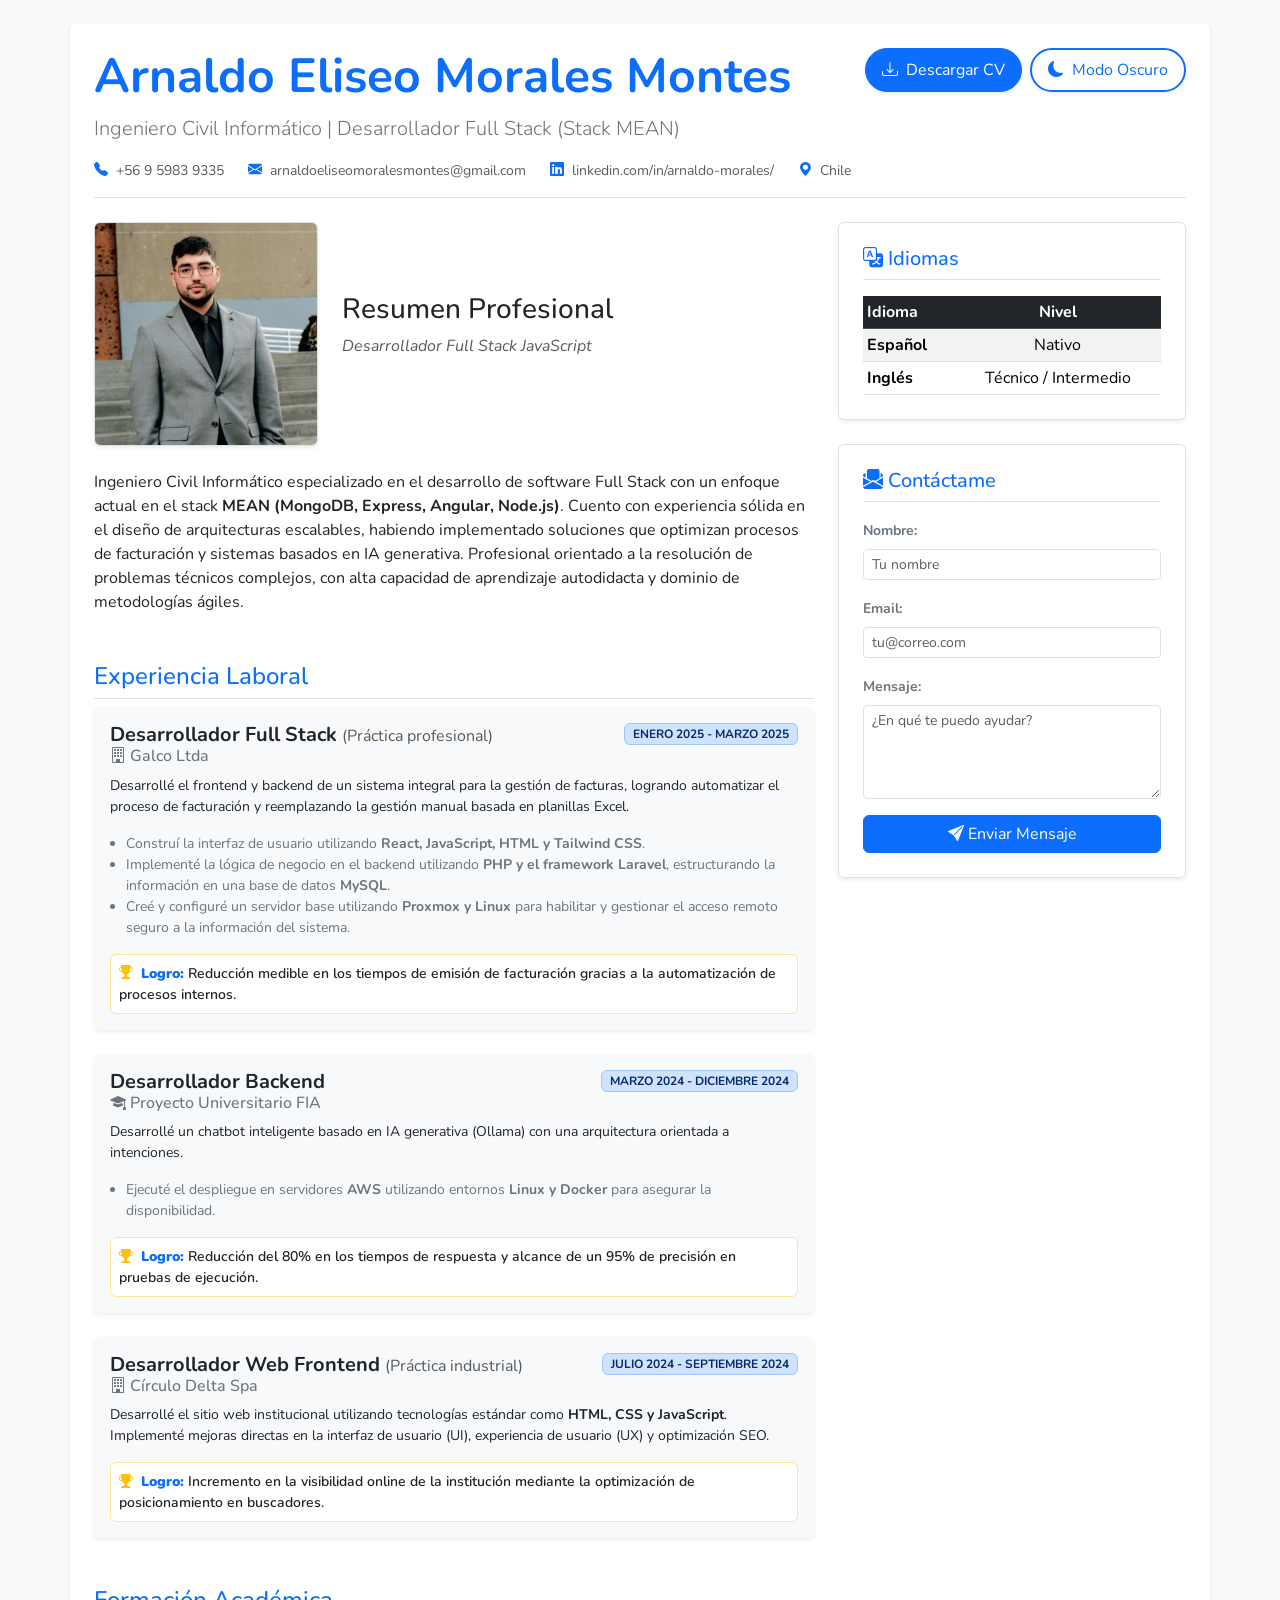
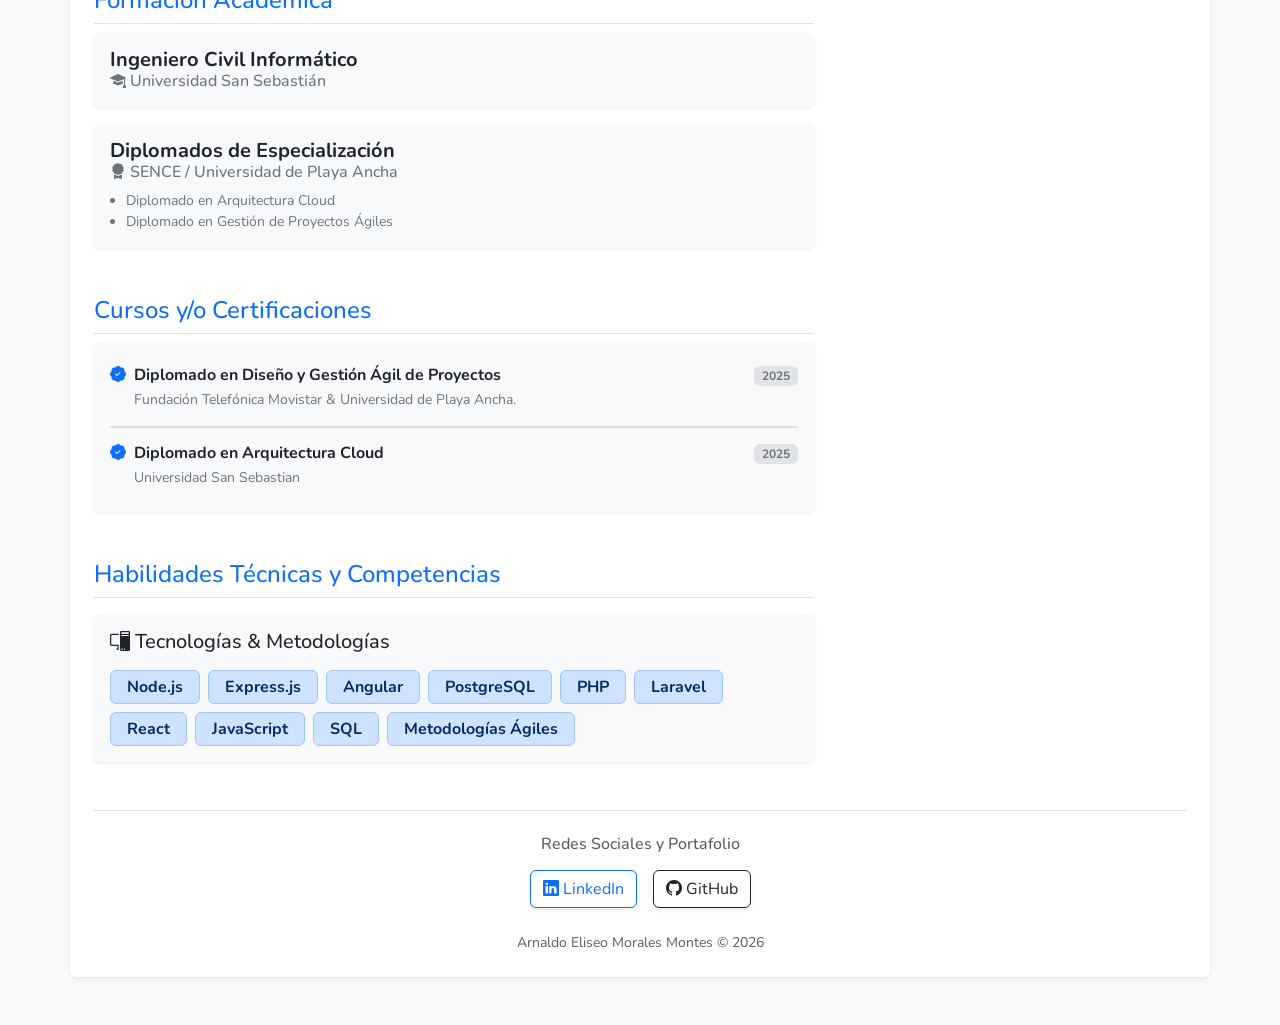
<file: index.html>
<!DOCTYPE html>
<html lang="es-LA">

<head>
    <meta charset="UTF-8">
    <meta name="viewport" content="width=device-width, initial-scale=1.0">
    <title>CV Online - Arnaldo Morales</title>

    <link href="https://cdn.jsdelivr.net/npm/bootstrap@5.3.0/dist/css/bootstrap.min.css" rel="stylesheet">
    <link href="https://cdn.jsdelivr.net/npm/bootstrap-icons@1.11.1/font/bootstrap-icons.css" rel="stylesheet">
    <link rel="preconnect" href="https://fonts.googleapis.com">
    <link rel="preconnect" href="https://fonts.gstatic.com" crossorigin>
    <link href="https://fonts.googleapis.com/css2?family=Nunito:ital,wght@0,200..1000;1,200..1000&display=swap"
        rel="stylesheet">
    <link href="assets/estilos/main.css" rel="stylesheet">
</head>

<body style="font-family: 'Nunito', sans-serif;" class="bg-light">

    <div class="container mt-4 mb-5 p-4 bg-white shadow-sm rounded">

        <header class="mb-4 border-bottom pb-3">
            <div
                class="d-flex flex-column flex-md-row justify-content-between align-items-center align-items-md-start gap-3 mb-3">
                <div class="text-center text-md-start">
                    <h1 class="display-5 text-primary fw-bold">Arnaldo Eliseo Morales Montes</h1>
                    <p class="lead text-secondary mb-0">Ingeniero Civil Informático | Desarrollador Full Stack (Stack
                        MEAN)</p>
                </div>
                <div
                    class="text-center text-md-end d-flex gap-2 justify-content-center justify-content-md-end flex-wrap">
                    <button id="download-cv"
                        class="btn btn-primary d-flex align-items-center gap-2 px-3 py-2 rounded-pill shadow-sm"
                        aria-label="Descargar CV">
                        <i class="bi bi-download"></i>
                        <span>Descargar CV</span>
                    </button>
                    <button id="theme-toggle"
                        class="btn btn-outline-primary d-flex align-items-center gap-2 px-3 py-2 rounded-pill shadow-sm"
                        aria-label="Toggle theme">
                        <i class="bi bi-moon-fill theme-icon"></i>
                        <span class="theme-text">Modo Oscuro</span>
                    </button>
                </div>
            </div>
            <div class="d-flex flex-wrap justify-content-center justify-content-md-start gap-3 text-muted small">
                <span class="me-2"><i class="bi bi-telephone-fill text-primary me-1"></i> <a href="tel:+56959839335"
                        class="text-decoration-none text-muted">+56 9 5983 9335</a></span>
                <span class="me-2"><i class="bi bi-envelope-fill text-primary me-1"></i> <a
                        href="mailto:arnaldoeliseomoralesmontes@gmail.com"
                        class="text-decoration-none text-muted">arnaldoeliseomoralesmontes@gmail.com</a></span>
                <span class="me-2"><i class="bi bi-linkedin text-primary me-1"></i> <a
                        href="https://linkedin.com/in/arnaldo-morales/" target="_blank"
                        class="text-decoration-none text-muted">linkedin.com/in/arnaldo-morales/</a></span>
                <span><i class="bi bi-geo-alt-fill text-primary me-1"></i> Chile</span>
            </div>
        </header>

        <div class="row g-4">

            <main class="col-12 col-md-8">

                <section id="principal" class="mb-5">
                    <div class="row align-items-center mb-4">
                        <div class="col-12 col-sm-4 text-center text-sm-start mb-3 mb-sm-0">
                            <img src="/assets/img/file.png" alt="Arnaldo Morales"
                                class="img-fluid rounded shadow-sm border">
                        </div>
                        <div class="col-12 col-sm-8">
                            <h2 class="h3">Resumen Profesional</h2>
                            <p class="text-muted fst-italic">Desarrollador Full Stack JavaScript </p>
                        </div>
                    </div>

                    <p class="text-justify">
                        Ingeniero Civil Informático especializado en el desarrollo de software Full Stack con un enfoque
                        actual en el stack <strong>MEAN (MongoDB, Express, Angular, Node.js)</strong>. Cuento con
                        experiencia sólida en el diseño de arquitecturas escalables, habiendo implementado soluciones
                        que optimizan procesos de facturación y sistemas basados en IA generativa. Profesional orientado
                        a la resolución de problemas técnicos complejos, con alta capacidad de aprendizaje autodidacta y
                        dominio de metodologías ágiles.
                    </p>

                </section>

                <section id="experiencia" class="mb-5">
                    <h2 class="h4 border-bottom pb-2 text-primary">Experiencia Laboral</h2>

                    <div class="card mb-4 shadow-sm border-0 bg-light">
                        <div class="card-body">
                            <div class="d-flex justify-content-between align-items-start flex-wrap mb-2">
                                <div>
                                    <h3 class="h5 card-title mb-1 fw-bold">Desarrollador Full Stack <span
                                            class="text-muted fs-6 fw-normal">(Práctica profesional)</span></h3>
                                    <h6 class="card-subtitle text-secondary"><i class="bi bi-building"></i> Galco Ltda
                                    </h6>
                                </div>
                                <span
                                    class="badge bg-primary-subtle text-primary-emphasis px-2 py-1 mt-1 mt-sm-0 border border-primary-subtle">ENERO
                                    2025 - MARZO 2025</span>
                            </div>
                            <p class="card-text small text-dark">
                                Desarrollé el frontend y backend de un sistema integral para la gestión de facturas,
                                logrando automatizar el proceso de facturación y reemplazando la gestión manual basada
                                en planillas Excel.
                            </p>
                            <ul class="card-text small ps-3 text-secondary">
                                <li>Construí la interfaz de usuario utilizando <strong>React, JavaScript, HTML y
                                        Tailwind CSS</strong>.</li>
                                <li>Implementé la lógica de negocio en el backend utilizando <strong>PHP y el framework
                                        Laravel</strong>, estructurando la información en una base de datos
                                    <strong>MySQL</strong>.
                                </li>
                                <li>Creé y configuré un servidor base utilizando <strong>Proxmox y Linux</strong> para
                                    habilitar y gestionar el acceso remoto seguro a la información del sistema.</li>
                            </ul>
                            <div
                                class="mt-2 p-2 bg-white rounded border border-warning-subtle text-dark small fw-semibold">
                                <i class="bi bi-trophy-fill text-warning me-1"></i> <strong
                                    class="text-primary">Logro:</strong> Reducción medible en los tiempos de emisión de
                                facturación gracias a la automatización de procesos internos.
                            </div>
                        </div>
                    </div>

                    <div class="card mb-4 shadow-sm border-0 bg-light">
                        <div class="card-body">
                            <div class="d-flex justify-content-between align-items-start flex-wrap mb-2">
                                <div>
                                    <h3 class="h5 card-title mb-1 fw-bold">Desarrollador Backend</h3>
                                    <h6 class="card-subtitle text-secondary"><i class="bi bi-mortarboard-fill"></i>
                                        Proyecto Universitario FIA</h6>
                                </div>
                                <span
                                    class="badge bg-primary-subtle text-primary-emphasis px-2 py-1 mt-1 mt-sm-0 border border-primary-subtle">MARZO
                                    2024 - DICIEMBRE 2024</span>
                            </div>
                            <p class="card-text small text-dark">
                                Desarrollé un chatbot inteligente basado en IA generativa (Ollama) con una arquitectura
                                orientada a intenciones.
                            </p>
                            <ul class="card-text small ps-3 text-secondary">
                                <li>Ejecuté el despliegue en servidores <strong>AWS</strong> utilizando entornos
                                    <strong>Linux y Docker</strong> para asegurar la disponibilidad.
                                </li>
                            </ul>
                            <div
                                class="mt-2 p-2 bg-white rounded border border-warning-subtle text-dark small fw-semibold">
                                <i class="bi bi-trophy-fill text-warning me-1"></i> <strong
                                    class="text-primary">Logro:</strong> Reducción del 80% en los tiempos de respuesta y
                                alcance de un 95% de precisión en pruebas de ejecución.
                            </div>
                        </div>
                    </div>

                    <div class="card mb-3 shadow-sm border-0 bg-light">
                        <div class="card-body">
                            <div class="d-flex justify-content-between align-items-start flex-wrap mb-2">
                                <div>
                                    <h3 class="h5 card-title mb-1 fw-bold">Desarrollador Web Frontend <span
                                            class="text-muted fs-6 fw-normal">(Práctica industrial)</span></h3>
                                    <h6 class="card-subtitle text-secondary"><i class="bi bi-building"></i> Círculo
                                        Delta Spa</h6>
                                </div>
                                <span
                                    class="badge bg-primary-subtle text-primary-emphasis px-2 py-1 mt-1 mt-sm-0 border border-primary-subtle">JULIO
                                    2024 - SEPTIEMBRE 2024</span>
                            </div>
                            <p class="card-text small text-dark">
                                Desarrollé el sitio web institucional utilizando tecnologías estándar como <strong>HTML,
                                    CSS y JavaScript</strong>. Implementé mejoras directas en la interfaz de usuario
                                (UI), experiencia de usuario (UX) y optimización SEO.
                            </p>
                            <div
                                class="mt-2 p-2 bg-white rounded border border-warning-subtle text-dark small fw-semibold">
                                <i class="bi bi-trophy-fill text-warning me-1"></i> <strong
                                    class="text-primary">Logro:</strong> Incremento en la visibilidad online de la
                                institución mediante la optimización de posicionamiento en buscadores.
                            </div>
                        </div>
                    </div>
                </section>

                <section id="estudios" class="mb-5">
                    <h2 class="h4 border-bottom pb-2 text-primary">Formación Académica</h2>

                    <div class="card mb-3 shadow-sm border-0 bg-light">
                        <div class="card-body">
                            <div class="d-flex justify-content-between align-items-start flex-wrap">
                                <div>
                                    <h3 class="h5 card-title mb-1 fw-bold">Ingeniero Civil Informático</h3>
                                    <h6 class="card-subtitle text-secondary"><i class="bi bi-mortarboard-fill"></i>
                                        Universidad San Sebastián</h6>
                                </div>
                            </div>
                        </div>
                    </div>

                    <div class="card mb-3 shadow-sm border-0 bg-light">
                        <div class="card-body">
                            <div class="d-flex justify-content-between align-items-start flex-wrap mb-2">
                                <div>
                                    <h3 class="h5 card-title mb-1 fw-bold">Diplomados de Especialización</h3>
                                    <h6 class="card-subtitle text-secondary"><i class="bi bi-award-fill"></i> SENCE /
                                        Universidad de Playa Ancha</h6>
                                </div>
                            </div>
                            <ul class="card-text small ps-3 text-secondary mb-0">
                                <li>Diplomado en Arquitectura Cloud</li>
                                <li>Diplomado en Gestión de Proyectos Ágiles</li>
                            </ul>
                        </div>
                    </div>
                </section>

                <section id="certificaciones" class="mb-5">
                    <h2 class="h4 border-bottom pb-2 text-primary">Cursos y/o Certificaciones</h2>
                    <div class="card shadow-sm border-0 bg-light">
                        <div class="card-body py-2">
                            <ul class="list-group list-group-flush bg-transparent">
                                <li class="list-group-item bg-transparent px-0 py-3">
                                    <div class="d-flex w-100 justify-content-between align-items-start flex-wrap">
                                        <h6 class="mb-1 fw-bold text-dark"><i
                                                class="bi bi-patch-check-fill text-primary me-2"></i>Diplomado en Diseño
                                            y Gestión Ágil de Proyectos</h6>
                                        <span
                                            class="badge bg-secondary-subtle text-secondary px-2 py-1 small">2025</span>
                                    </div>
                                    <p class="mb-0 small text-secondary ps-4">Fundación Telefónica Movistar &
                                        Universidad de Playa Ancha.</p>
                                </li>
                                <li class="list-group-item bg-transparent px-0 py-3 border-top">
                                    <div class="d-flex w-100 justify-content-between align-items-start flex-wrap">
                                        <h6 class="mb-1 fw-bold text-dark"><i
                                                class="bi bi-patch-check-fill text-primary me-2"></i>Diplomado en
                                            Arquitectura Cloud</h6>
                                        <span
                                            class="badge bg-secondary-subtle text-secondary px-2 py-1 small">2025</span>
                                    </div>
                                    <p class="mb-0 small text-secondary ps-4">Universidad San Sebastian</p>
                                </li>
                            </ul>
                        </div>
                    </div>
                </section>

                <section id="habilidades" class="mb-4">
                    <h2 class="h4 border-bottom pb-2 text-primary">Habilidades Técnicas y Competencias</h2>
                    <div class="card shadow-sm border-0 bg-light mt-3">
                        <div class="card-body">
                            <h3 class="h5 mb-3"><i class="bi bi-pc-display"></i> Tecnologías & Metodologías</h3>
                            <div class="d-flex flex-wrap gap-2">
                                <span
                                    class="badge bg-primary-subtle text-primary-emphasis fs-6 py-2 px-3 border border-primary-subtle">Node.js</span>
                                <span
                                    class="badge bg-primary-subtle text-primary-emphasis fs-6 py-2 px-3 border border-primary-subtle">Express.js</span>
                                <span
                                    class="badge bg-primary-subtle text-primary-emphasis fs-6 py-2 px-3 border border-primary-subtle">Angular</span>
                                <span
                                    class="badge bg-primary-subtle text-primary-emphasis fs-6 py-2 px-3 border border-primary-subtle">PostgreSQL</span>
                                <span
                                    class="badge bg-primary-subtle text-primary-emphasis fs-6 py-2 px-3 border border-primary-subtle">PHP</span>
                                <span
                                    class="badge bg-primary-subtle text-primary-emphasis fs-6 py-2 px-3 border border-primary-subtle">Laravel</span>
                                <span
                                    class="badge bg-primary-subtle text-primary-emphasis fs-6 py-2 px-3 border border-primary-subtle">React</span>
                                <span
                                    class="badge bg-primary-subtle text-primary-emphasis fs-6 py-2 px-3 border border-primary-subtle">JavaScript</span>
                                <span
                                    class="badge bg-primary-subtle text-primary-emphasis fs-6 py-2 px-3 border border-primary-subtle">SQL</span>
                                <span
                                    class="badge bg-primary-subtle text-primary-emphasis fs-6 py-2 px-3 border border-primary-subtle">Metodologías
                                    Ágiles</span>
                            </div>
                        </div>
                    </div>
                </section>

            </main>

            <aside class="col-12 col-md-4">
                <div class="bg-white p-4 rounded mb-4 shadow-sm border">
                    <h3 class="h5 border-bottom pb-2 mb-3 text-primary"><i class="bi bi-translate"></i> Idiomas</h3>
                    <div class="table-responsive">
                        <table
                            class="table table-sm table-striped table-hover align-middle text-center text-nowrap mb-0">
                            <thead class="table-dark">
                                <tr>
                                    <th class="text-start">Idioma</th>
                                    <th>Nivel</th>
                                </tr>
                            </thead>
                            <tbody>
                                <tr>
                                    <td class="text-start fw-bold">Español</td>
                                    <td>Nativo</td>
                                </tr>
                                <tr>
                                    <td class="text-start fw-bold">Inglés</td>
                                    <td>Técnico / Intermedio</td>
                                </tr>
                            </tbody>
                        </table>
                    </div>
                </div>

                <div class="bg-white p-4 rounded mb-4 shadow-sm border">
                    <h3 class="h5 border-bottom pb-2 mb-3 text-primary"><i class="bi bi-envelope-paper-fill"></i>
                        Contáctame</h3>
                    <form action="gracias.html" method="GET" class="needs-validation" novalidate>
                        <div class="mb-3">
                            <label class="form-label fw-bold small text-secondary">Nombre:</label>
                            <input type="text" name="nombre" class="form-control form-control-sm"
                                placeholder="Tu nombre" required>
                            <div class="invalid-feedback">
                                Por favor, ingresa tu nombre.
                            </div>
                        </div>
                        <div class="mb-3">
                            <label class="form-label fw-bold small text-secondary">Email:</label>
                            <input type="email" name="email" class="form-control form-control-sm"
                                placeholder="tu@correo.com" required>
                            <div class="invalid-feedback">
                                Por favor, ingresa un correo electrónico válido.
                            </div>
                        </div>
                        <div class="mb-3">
                            <label class="form-label fw-bold small text-secondary">Mensaje:</label>
                            <textarea name="mensaje" class="form-control form-control-sm" rows="4"
                                placeholder="¿En qué te puedo ayudar?" required></textarea>
                            <div class="invalid-feedback">
                                Por favor, ingresa tu mensaje.
                            </div>
                        </div>
                        <button name="enviar" type="submit" class="btn btn-primary w-100"><i
                                class="bi bi-send-fill"></i>
                            Enviar Mensaje</button>
                    </form>
                </div>

            </aside>
        </div>

        <footer class="mt-4 border-top pt-4 text-center text-muted">
            <h4 class="h6 mb-3">Redes Sociales y Portafolio</h4>
            <div class="d-flex justify-content-center gap-3 mb-4">
                <a href="https://www.linkedin.com/in/arnaldo-morales/" target="_blank"
                    class="btn btn-outline-primary shadow-sm">
                    <i class="bi bi-linkedin"></i> LinkedIn
                </a>
                <a href="https://github.com/ItsBrutt" target="_blank" class="btn btn-outline-dark shadow-sm">
                    <i class="bi bi-github"></i> GitHub
                </a>
            </div>
            <p class="small mb-0">Arnaldo Eliseo Morales Montes &copy; 2026</p>
        </footer>
        <button id="btn-up" class="btn btn-primary position-fixed bottom-0 end-0 m-4 rounded-circle p-2 shadow"
            style="display: none; z-index: 1000;" title="Ir arriba">
            <i class="bi bi-arrow-up fs-4"></i>
        </button>
        <script src="assets/JS/jquery-4.0.0.min.js" type="text/javascript"></script>
        <script src="assets/JS/app.js"></script>

    </div>
</body>

</html>
</file>
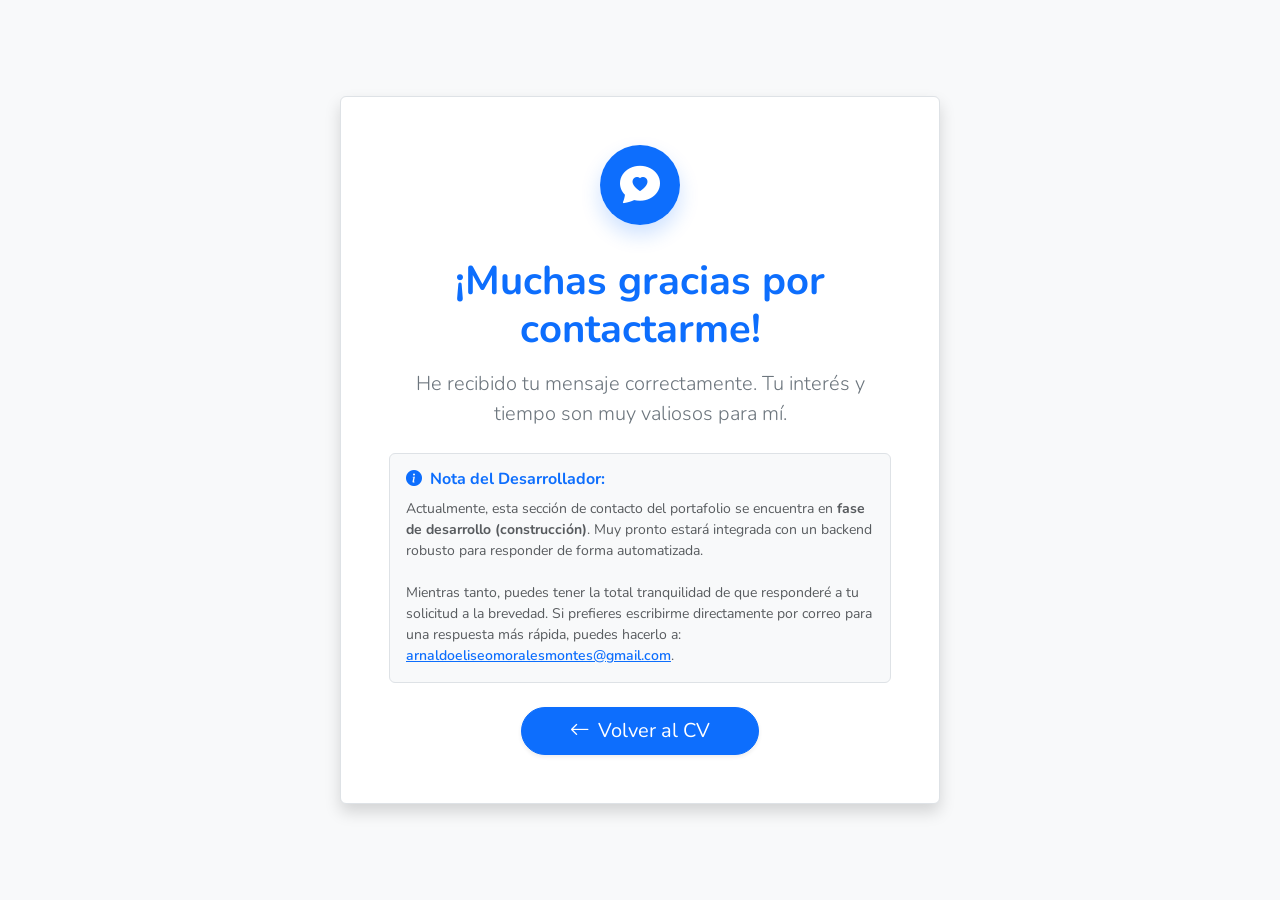
<file: gracias.html>
<!DOCTYPE html>
<html lang="es-LA">

<head>
    <meta charset="UTF-8">
    <meta name="viewport" content="width=device-width, initial-scale=1.0">
    <title>¡Muchas Gracias! - Arnaldo Morales</title>

    <link href="https://cdn.jsdelivr.net/npm/bootstrap@5.3.0/dist/css/bootstrap.min.css" rel="stylesheet">
    <link href="https://cdn.jsdelivr.net/npm/bootstrap-icons@1.11.1/font/bootstrap-icons.css" rel="stylesheet">
    <link rel="preconnect" href="https://fonts.googleapis.com">
    <link rel="preconnect" href="https://fonts.gstatic.com" crossorigin>
    <link href="https://fonts.googleapis.com/css2?family=Nunito:ital,wght@0,200..1000;1,200..1000&display=swap"
        rel="stylesheet">
    <link href="assets/estilos/main.css" rel="stylesheet">
    <link href="assets/estilos/gracias.css" rel="stylesheet">
</head>

<body style="font-family: 'Nunito', sans-serif;" class="bg-light d-flex align-items-center min-vh-100">

    <div class="container">
        <div class="thank-you-card p-5 bg-white shadow rounded text-center border">
            <div class="icon-circle">
                <i class="bi bi-chat-heart-fill"></i>
            </div>
            
            <h1 class="display-6 text-primary fw-bold mb-3">¡Muchas gracias por contactarme!</h1>
            
            <p class="lead text-secondary mb-4 fs-5">
                He recibido tu mensaje correctamente. Tu interés y tiempo son muy valiosos para mí.
            </p>
            
            <div class="p-3 bg-light rounded border mb-4 text-start">
                <h5 class="h6 text-primary d-flex align-items-center gap-2 mb-2">
                    <i class="bi bi-info-circle-fill"></i> 
                    <strong>Nota del Desarrollador:</strong>
                </h5>
                <p class="small text-muted mb-0">
                    Actualmente, esta sección de contacto del portafolio se encuentra en <strong>fase de desarrollo (construcción)</strong>. Muy pronto estará integrada con un backend robusto para responder de forma automatizada. 
                    <br><br>
                    Mientras tanto, puedes tener la total tranquilidad de que responderé a tu solicitud a la brevedad. Si prefieres escribirme directamente por correo para una respuesta más rápida, puedes hacerlo a: <a href="mailto:arnaldoeliseomoralesmontes@gmail.com" class="text-primary fw-semibold">arnaldoeliseomoralesmontes@gmail.com</a>.
                </p>
            </div>
            
            <a href="index.html" class="btn btn-primary btn-lg rounded-pill px-5 shadow-sm d-inline-flex align-items-center gap-2">
                <i class="bi bi-arrow-left"></i> Volver al CV
            </a>
        </div>
    </div>

    <script>
        const savedTheme = localStorage.getItem('theme');
        const systemPrefersDark = window.matchMedia('(prefers-color-scheme: dark)').matches;
        const theme = savedTheme || (systemPrefersDark ? 'dark' : 'light');
        if (theme === 'dark') {
            document.documentElement.setAttribute('data-bs-theme', 'dark');
        } else {
            document.documentElement.setAttribute('data-bs-theme', 'light');
        }
    </script>
</body>

</html>
</file>
<file: assets/estilos/main.css>
html,
body {
    font-family: 'Nunito', sans-serif;
}

/* Transiciones de la página */
.theme-transitioning,
.theme-transitioning * {
    transition: background-color 0.4s cubic-bezier(0.4, 0, 0.2, 1),
        color 0.4s cubic-bezier(0.4, 0, 0.2, 1),
        border-color 0.4s cubic-bezier(0.4, 0, 0.2, 1),
        box-shadow 0.4s cubic-bezier(0.4, 0, 0.2, 1) !important;
}

/* Botón conmutador del tema */
#theme-toggle {
    transition: all 0.3s cubic-bezier(0.4, 0, 0.2, 1);
    border-width: 2px;
}

#theme-toggle:hover {
    transform: translateY(-2px);
    box-shadow: 0 4px 15px rgba(13, 110, 253, 0.25);
}

#theme-toggle:active {
    transform: translateY(0);
}

#theme-toggle .theme-icon {
    display: inline-block;
    transition: transform 0.5s cubic-bezier(0.4, 0, 0.2, 1);
}

/* Animación del sol en modo oscuro */
[data-bs-theme="dark"] #theme-toggle .bi-sun-fill {
    animation: rotate-sun 15s linear infinite;
}

@keyframes rotate-sun {
    from {
        transform: rotate(0deg);
    }

    to {
        transform: rotate(360deg);
    }
}

/* Ajustes para Modo Oscuro en Bootstrap */
[data-bs-theme="dark"] body {
    background-color: #0f172a !important;
}

[data-bs-theme="dark"] .container.bg-white {
    background-color: #1e293b !important;
    color: #f8fafc !important;
    box-shadow: 0 10px 15px -3px rgba(0, 0, 0, 0.3), 0 4px 6px -4px rgba(0, 0, 0, 0.3) !important;
}

[data-bs-theme="dark"] .bg-white {
    background-color: #1e293b !important;
    color: #f8fafc !important;
}

[data-bs-theme="dark"] .bg-light {
    background-color: #334155 !important;
    color: #f8fafc !important;
}

[data-bs-theme="dark"] .card.bg-light {
    background-color: #1e293b !important;
    border: 1px solid #334155 !important;
}

[data-bs-theme="dark"] .text-dark {
    color: #f1f5f9 !important;
}

[data-bs-theme="dark"] .text-secondary {
    color: #94a3b8 !important;
}

[data-bs-theme="dark"] .text-muted {
    color: #94a3b8 !important;
}

[data-bs-theme="dark"] .text-muted.text-decoration-none {
    color: #cbd5e1 !important;
}

[data-bs-theme="dark"] .border {
    border-color: #334155 !important;
}

[data-bs-theme="dark"] .border-bottom {
    border-color: #334155 !important;
}

[data-bs-theme="dark"] .border-top {
    border-color: #334155 !important;
}

[data-bs-theme="dark"] .border-warning-subtle {
    border-color: rgba(234, 179, 8, 0.3) !important;
}

[data-bs-theme="dark"] .bg-white.border-warning-subtle {
    background-color: rgba(234, 179, 8, 0.05) !important;
}

[data-bs-theme="dark"] .table-striped>tbody>tr:nth-of-type(odd)>* {
    --bs-table-color-type: #f8fafc;
    --bs-table-bg-type: rgba(255, 255, 255, 0.03);
}

[data-bs-theme="dark"] .table {
    --bs-table-color: #f8fafc;
    --bs-table-bg: #1e293b;
    border-color: #334155;
}

[data-bs-theme="dark"] .table-dark {
    --bs-table-bg: #0f172a;
    --bs-table-border-color: #334155;
}

[data-bs-theme="dark"] input,
[data-bs-theme="dark"] textarea {
    background-color: #0f172a !important;
    border-color: #334155 !important;
    color: #f8fafc !important;
}

[data-bs-theme="dark"] input:focus,
[data-bs-theme="dark"] textarea:focus {
    background-color: #0f172a !important;
    color: #f8fafc !important;
    border-color: #3b82f6 !important;
    box-shadow: 0 0 0 0.25rem rgba(59, 130, 246, 0.25) !important;
}

[data-bs-theme="dark"] input::placeholder,
[data-bs-theme="dark"] textarea::placeholder {
    color: #64748b !important;
}

[data-bs-theme="dark"] .btn-outline-dark {
    color: #f8fafc;
    border-color: #f8fafc;
}

[data-bs-theme="dark"] .btn-outline-dark:hover {
    background-color: #f8fafc;
    color: #0f172a;
}
</file>
<file: assets/estilos/gracias.css>
.thank-you-card {
    max-width: 600px;
    margin: 10vh auto;
    opacity: 0;
    transform: translateY(20px);
    animation: fadeInUp 0.8s cubic-bezier(0.4, 0, 0.2, 1) forwards;
}

.icon-circle {
    width: 80px;
    height: 80px;
    background: linear-gradient(135deg, var(--bs-primary) 0%, #0d6efd 100%);
    color: white;
    display: flex;
    align-items: center;
    justify-content: center;
    font-size: 2.5rem;
    margin: 0 auto 2rem;
    border-radius: 50%;
    box-shadow: 0 10px 20px rgba(13, 110, 253, 0.2);
    animation: pulse 2s infinite;
}

@keyframes fadeInUp {
    to {
        opacity: 1;
        transform: translateY(0);
    }
}

@keyframes pulse {
    0% {
        transform: scale(1);
        box-shadow: 0 10px 20px rgba(13, 110, 253, 0.2);
    }
    50% {
        transform: scale(1.05);
        box-shadow: 0 15px 25px rgba(13, 110, 253, 0.35);
    }
    100% {
        transform: scale(1);
        box-shadow: 0 10px 20px rgba(13, 110, 253, 0.2);
    }
}
</file>
